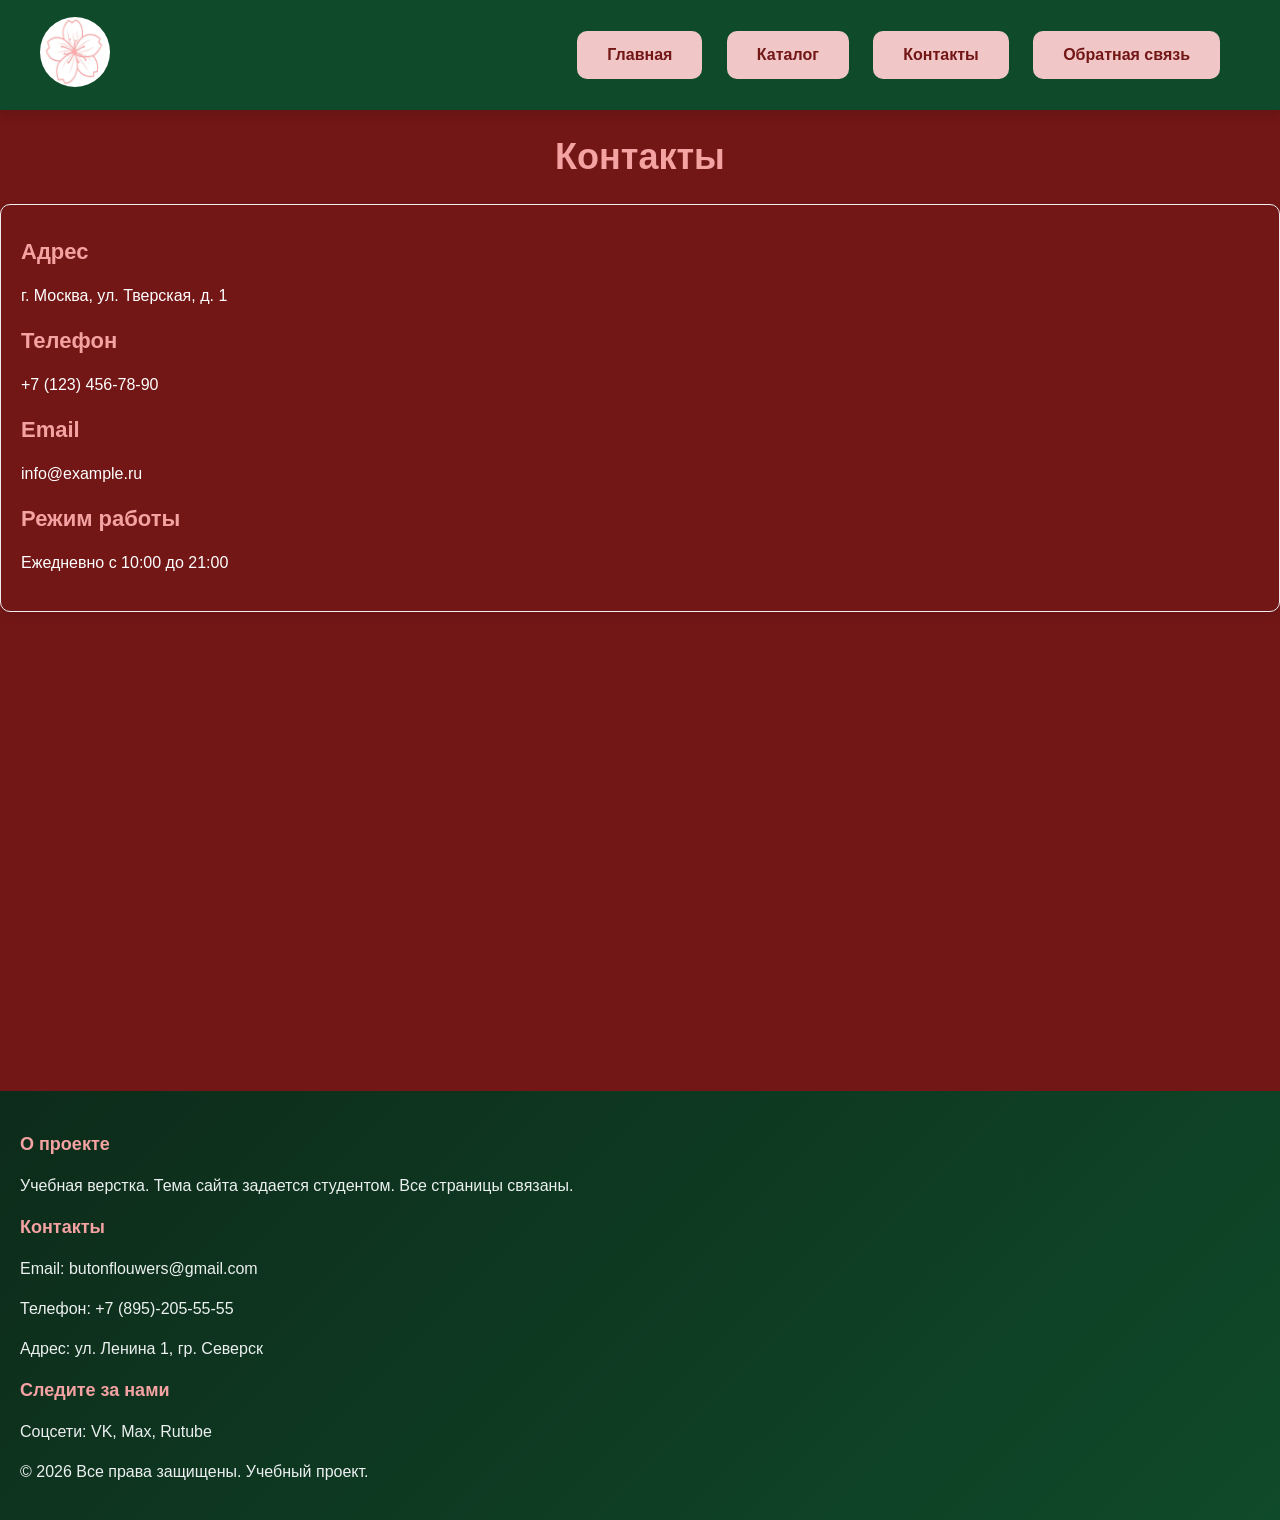
<file: contacts.html>
<!DOCTYPE html>
<html lang="ru">
<head>
    <meta charset="UTF-8">
    <meta name="viewport" content="width=device-width, initial-scale=1.0, viewport-fit=cover">
    <title>Главная страница</title>
    <link rel="stylesheet" href="style.css">
</head>
<body>
    <header>
        <div class="header-inner">
            <a href="index.html">
                <img src="img/лого2.jpg" width="70" height="70" alt="logo">
            </a>
    
            <!-- Кнопка-бургер -->
            <button class="burger-btn" aria-label="Открыть меню" aria-expanded="false">
                <span></span>
                <span></span>
                <span></span>
            </button>
    
            <!-- Навигация в контейнере -->
            <nav class="main-nav">
                <ul class="nav-list">
                    <li><a href="index.html" class="btn">Главная</a></li>
                    <li><a href="catalog.html" class="btn">Каталог</a></li>
                    <li><a href="contacts.html" class="btn">Контакты</a></li>
                    <li><a href="feedback.html" class="btn">Обратная связь</a></li>
                </ul>
            </nav>
        </div>
    </header>

    <main>
        <h1>Контакты</h1>
<div class="contacts-info">
    <div>
        <h3>Адрес</h3>
        <p>г. Москва, ул. Тверская, д. 1</p>
    </div>
    <div>
        <h3>Телефон</h3>
        <p><a class="links" href="tel:+71234567890">+7 (123) 456-78-90</a></p>
    </div>
    <div>
        <h3>Email</h3>
        <p><a class="links" href="mailto:info@example.ru">info@example.ru</a></p>
    </div>
    <div>
        <h3>Режим работы</h3>
        <p>Ежедневно с 10:00 до 21:00</p>
    </div>
</div>
<!-- Карта: iframe -->
<div class="map">
    <iframe id="map_507095183" frameborder="0" width="200px" height="400px" src="https://makemap.2gis.ru/widget?data=[base64]" sandbox="allow-modals allow-forms allow-scripts allow-same-origin allow-popups allow-top-navigation-by-user-activation"></iframe>

</div>





    </main>

    <footer>
        <div>
            <div>
                <h4>О проекте</h4>
                <p>Учебная верстка. Тема сайта задается студентом. Все страницы связаны.</p>
            </div>
            <div>
                <h4>Контакты</h4>
                <p>Email: butonflouwers@gmail.com</p>
                <p>Телефон: +7 (895)-205-55-55</p>
                <p>Адрес: ул. Ленина 1, гр. Северск</p>
            </div>
            <div>
                <h4>Следите за нами</h4>
                <p>Соцсети: VK, Max, Rutube</p>
            </div>
        </div>
        <div>
            <p>&copy; 2026 Все права защищены. Учебный проект.</p>
        </div>
    </footer>
</body>
</html>
</file>
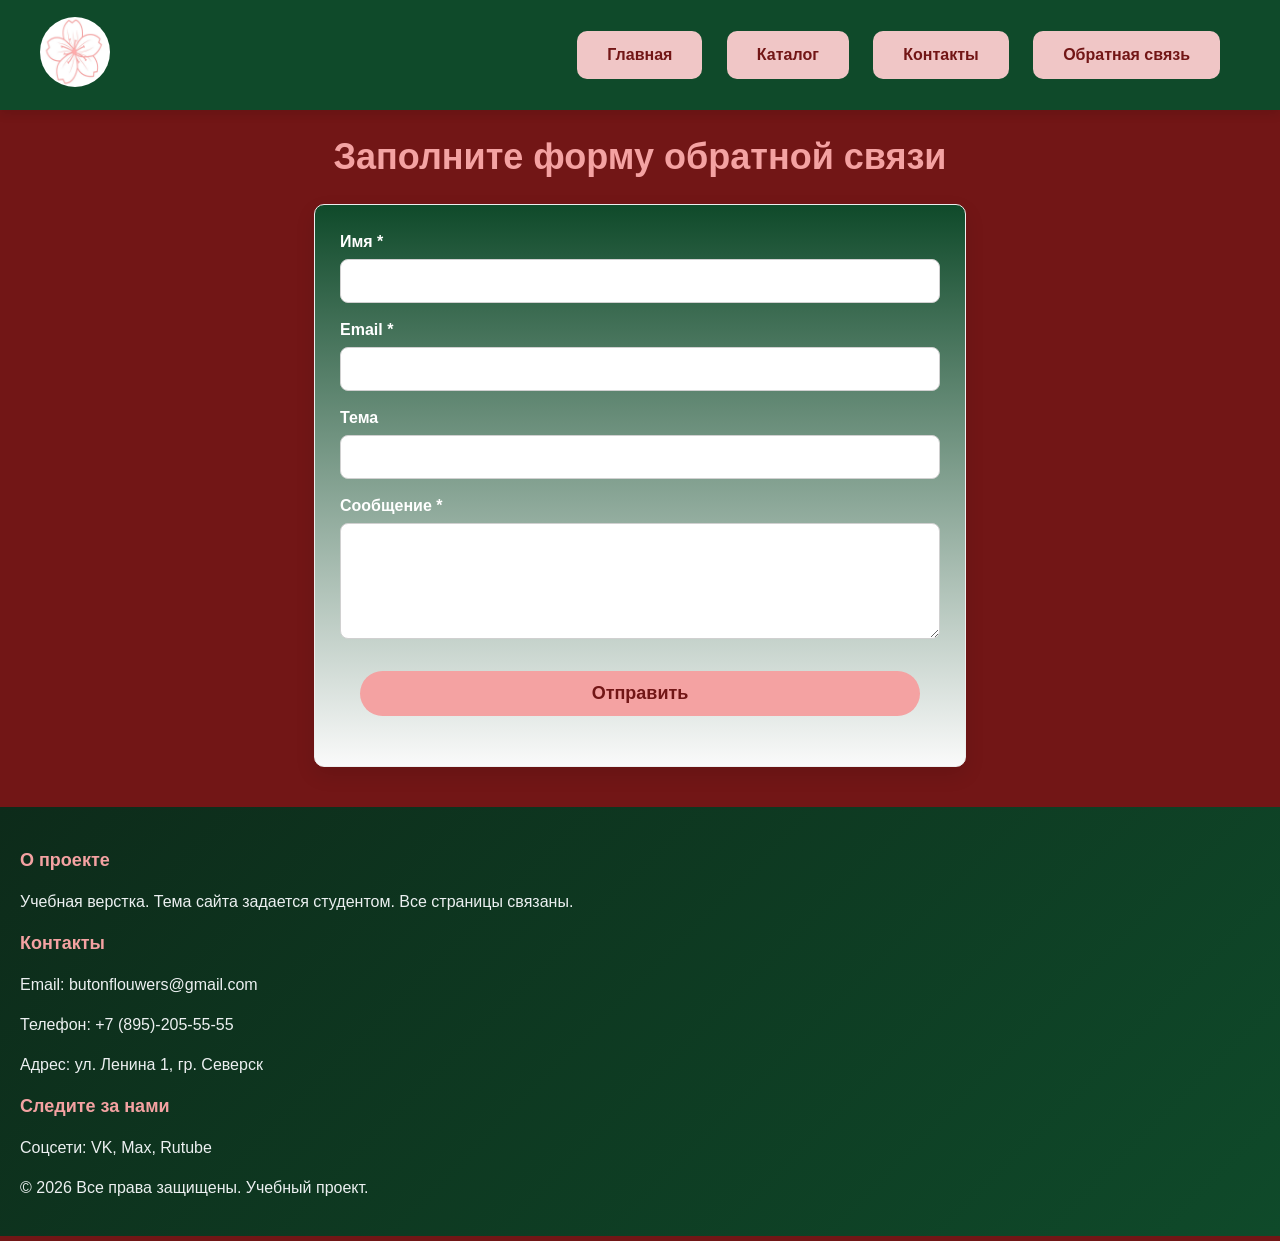
<file: feedback.html>
<!DOCTYPE html>
<html lang="ru">
<head>
    <meta charset="UTF-8">
    <meta name="viewport" content="width=device-width, initial-scale=1.0, viewport-fit=cover">
    <title>Главная страница</title>
    <link rel="stylesheet" href="style.css">
    
</head>
<body>
    <header>
        <div class="header-inner">
            <a href="index.html">
                <img src="img/лого2.jpg" width="70" height="70" alt="logo">
            </a>
    
            <!-- Кнопка-бургер -->
            <button class="burger-btn" aria-label="Открыть меню" aria-expanded="false">
                <span></span>
                <span></span>
                <span></span>
            </button>
    
            <!-- Навигация в контейнере -->
            <nav class="main-nav">
                <ul class="nav-list">
                    <li><a href="index.html" class="btn">Главная</a></li>
                    <li><a href="catalog.html" class="btn">Каталог</a></li>
                    <li><a href="contacts.html" class="btn">Контакты</a></li>
                    <li><a href="feedback.html" class="btn">Обратная связь</a></li>
                </ul>
            </nav>
        </div>
    </header>

    <main>

        <section>
            <div>

                <h1>
                    Заполните форму обратной связи</h1>
                
                
            </div>
        </section> 

        <form action="#" method="post">
    <div>
        <label for="name">Имя *</label>
        <input type="text" id="name" name="name" required>
    </div>
    <div>
        <label for="email">Email *</label>
        <input type="email" id="email" name="email" required>
    </div>
    <div>
        <label for="subject">Тема</label>
        <input type="text" id="subject" name="subject">
    </div>
    <div>
        <label for="message">Сообщение *</label>
        <textarea id="message" name="message" rows="5" required></textarea>
    </div>
    <div class="form-btn">
        <button type="submit">Отправить</button>
    </div>
</form>


    </main>

    <footer>
        <div>
            <div>
                <h4>О проекте</h4>
                <p>Учебная верстка. Тема сайта задается студентом. Все страницы связаны.</p>
            </div>
            <div>
                <h4>Контакты</h4>
                <p>Email: butonflouwers@gmail.com</p>
                <p>Телефон: +7 (895)-205-55-55</p>
                <p>Адрес: ул. Ленина 1, гр. Северск</p>
            </div>
            <div>
                <h4>Следите за нами</h4>
                <p>Соцсети: VK, Max, Rutube</p>
            </div>
        </div>
        <div>
            <p>&copy; 2026 Все права защищены. Учебный проект.</p>
        </div>
    </footer>
</body>
</html>
</file>
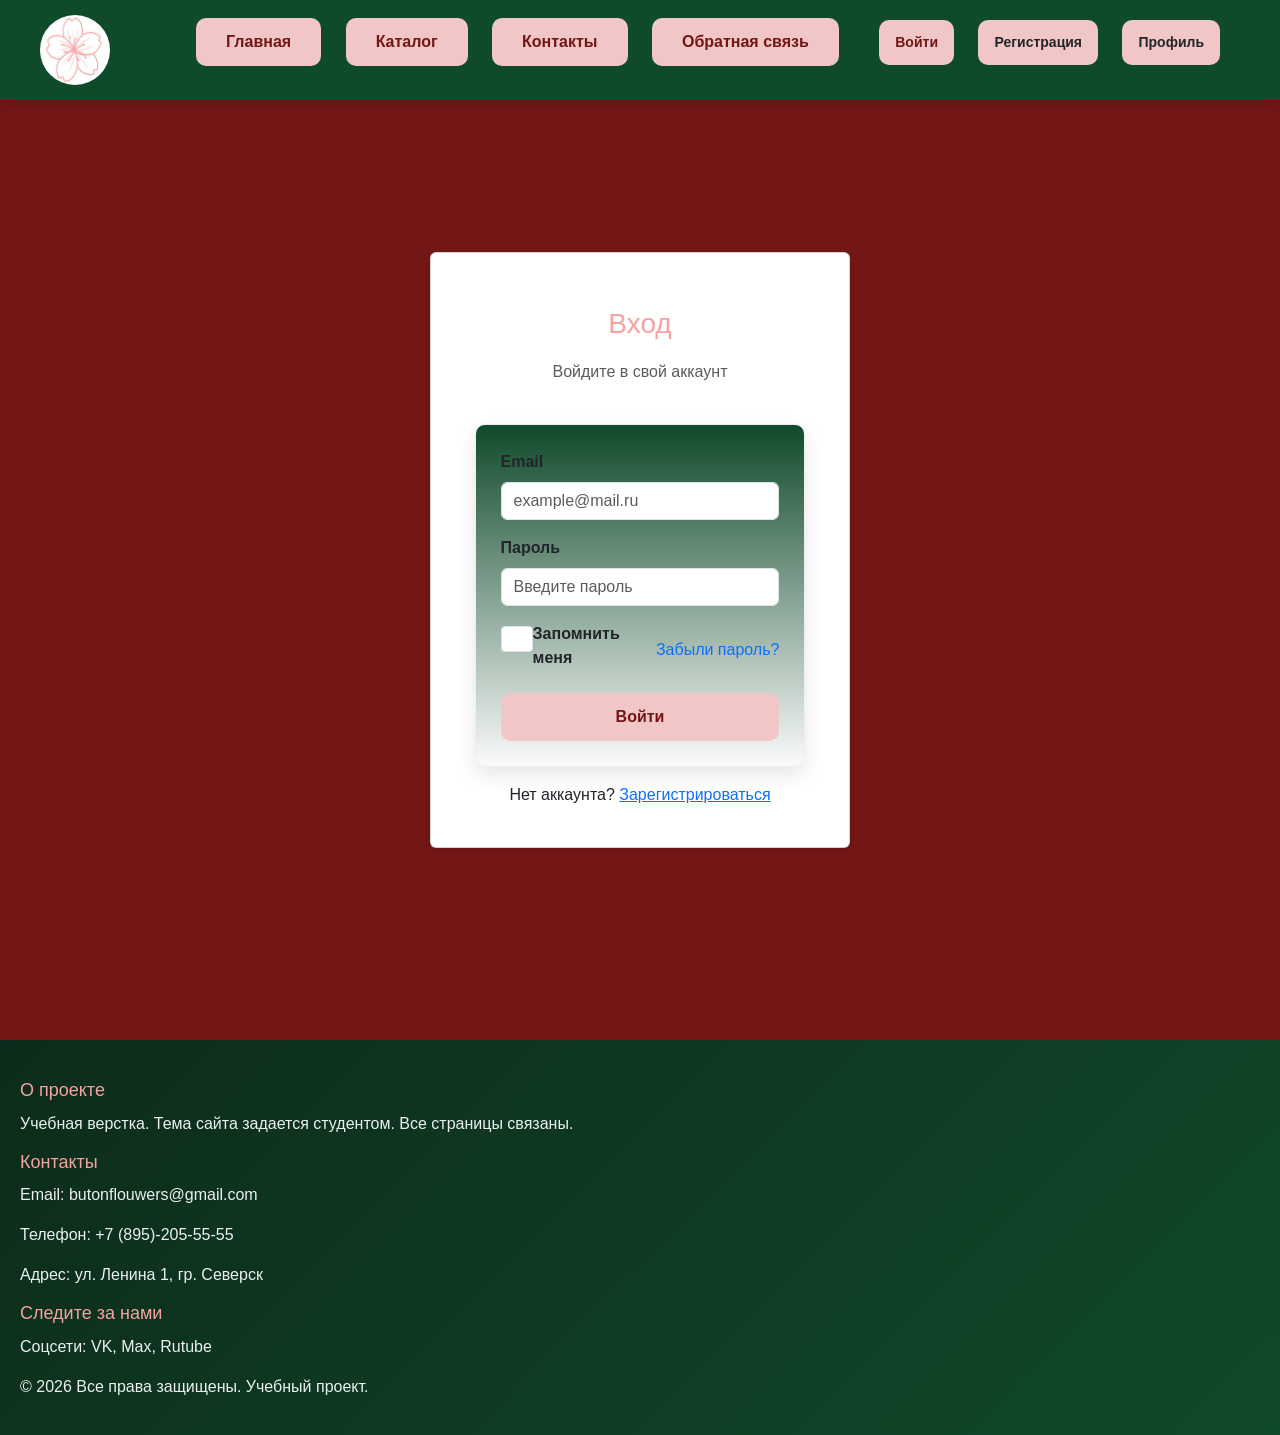
<file: login.html>
<!DOCTYPE html>
<html lang="ru">
<head>
    <meta charset="UTF-8">
    <meta name="viewport" content="width=device-width, initial-scale=1.0">
    <title>Вход</title>
    <link href="https://cdn.jsdelivr.net/npm/bootstrap@5.3.3/dist/css/bootstrap.min.css" rel="stylesheet">
    <link rel="stylesheet" href="style.css">
</head>
<body>

    <header>
        <div class="header-inner">
            <a href="index.html">
                <img src="img/лого2.jpg" width="70" height="70" alt="logo">
            </a>
    
            <!-- Кнопка-бургер -->
            <button class="burger-btn" aria-label="Открыть меню" aria-expanded="false">
                <span></span>
                <span></span>
                <span></span>
            </button>
    
            <!-- Навигация в контейнере -->
            <nav class="main-nav">
                <ul class="nav-list">
                    <li><a href="index.html" class="btn">Главная</a></li>
                    <li><a href="catalog.html" class="btn">Каталог</a></li>
                    <li><a href="contacts.html" class="btn">Контакты</a></li>
                    <li><a href="feedback.html" class="btn">Обратная связь</a></li>
                    <li class="nav-item ms-lg-3 ms-md-2 ms-sm-0">
              <a class="btn btn-outline-light btn-sm px-3" href="login.html">Войти</a>
          </li>
          <li class="nav-item">
              <a class="btn btn-light btn-sm px-3 text-dark" href="signup.html">Регистрация</a>
          </li>
          <li class="nav-item">
            <a class="btn btn-light btn-sm px-3 text-dark" href="profile.html">Профиль</a>
        </li>
                </ul>
            </nav>
    
            
        </div>
        
    </header>
    

    <div class="container d-flex justify-content-center align-items-center min-vh-100">
        <div class="card shadow-sm p-4" style="max-width: 420px; width: 100%;">
            <div class="text-center mb-4">
                <h2>Вход</h2>
                <p class="text-muted">Войдите в свой аккаунт</p>
            </div>

            <form>
                <!-- Поле "Email" -->
                <div class="mb-3">
                    <label for="email" class="form-label">Email</label>
                    <input type="email" class="form-control" id="email" placeholder="example@mail.ru" required>
                </div>

                <!-- Поле "Пароль" -->
                <div class="mb-3">
                    <label for="password" class="form-label">Пароль</label>
                    <input type="password" class="form-control" id="password" placeholder="Введите пароль" required>
                </div>

                <!-- Чекбокс "Запомнить меня" и ссылка "Забыли пароль?" -->
                <div class="d-flex justify-content-between align-items-center mb-3">
                    <div class="form-check">
                        <input type="checkbox" class="form-check-input" id="remember">
                        <label class="form-check-label" for="remember">Запомнить меня</label>
                    </div>
                    <a href="#" class="text-decoration-none">Забыли пароль?</a>
                </div>

                <!-- Кнопка входа -->
                <button type="submit" class="btn btn-primary w-100">Войти</button>
            </form>

            <div class="text-center mt-3">
                <p>Нет аккаунта? <a href="signup.html">Зарегистрироваться</a></p>
            </div>
        </div>
    </div>
    <footer>
        <div>
            <div>
                <h4>О проекте</h4>
                <p>Учебная верстка. Тема сайта задается студентом. Все страницы связаны.</p>
            </div>
            <div>
                <h4>Контакты</h4>
                <p>Email: butonflouwers@gmail.com</p>
                <p>Телефон: +7 (895)-205-55-55</p>
                <p>Адрес: ул. Ленина 1, гр. Северск</p>
            </div>
            <div>
                <h4>Следите за нами</h4>
                <p>Соцсети: VK, Max, Rutube</p>
            </div>
        </div>
        <div>
            <p>&copy; 2026 Все права защищены. Учебный проект.</p>
        </div>
    </footer>

</body>
</html>
</file>
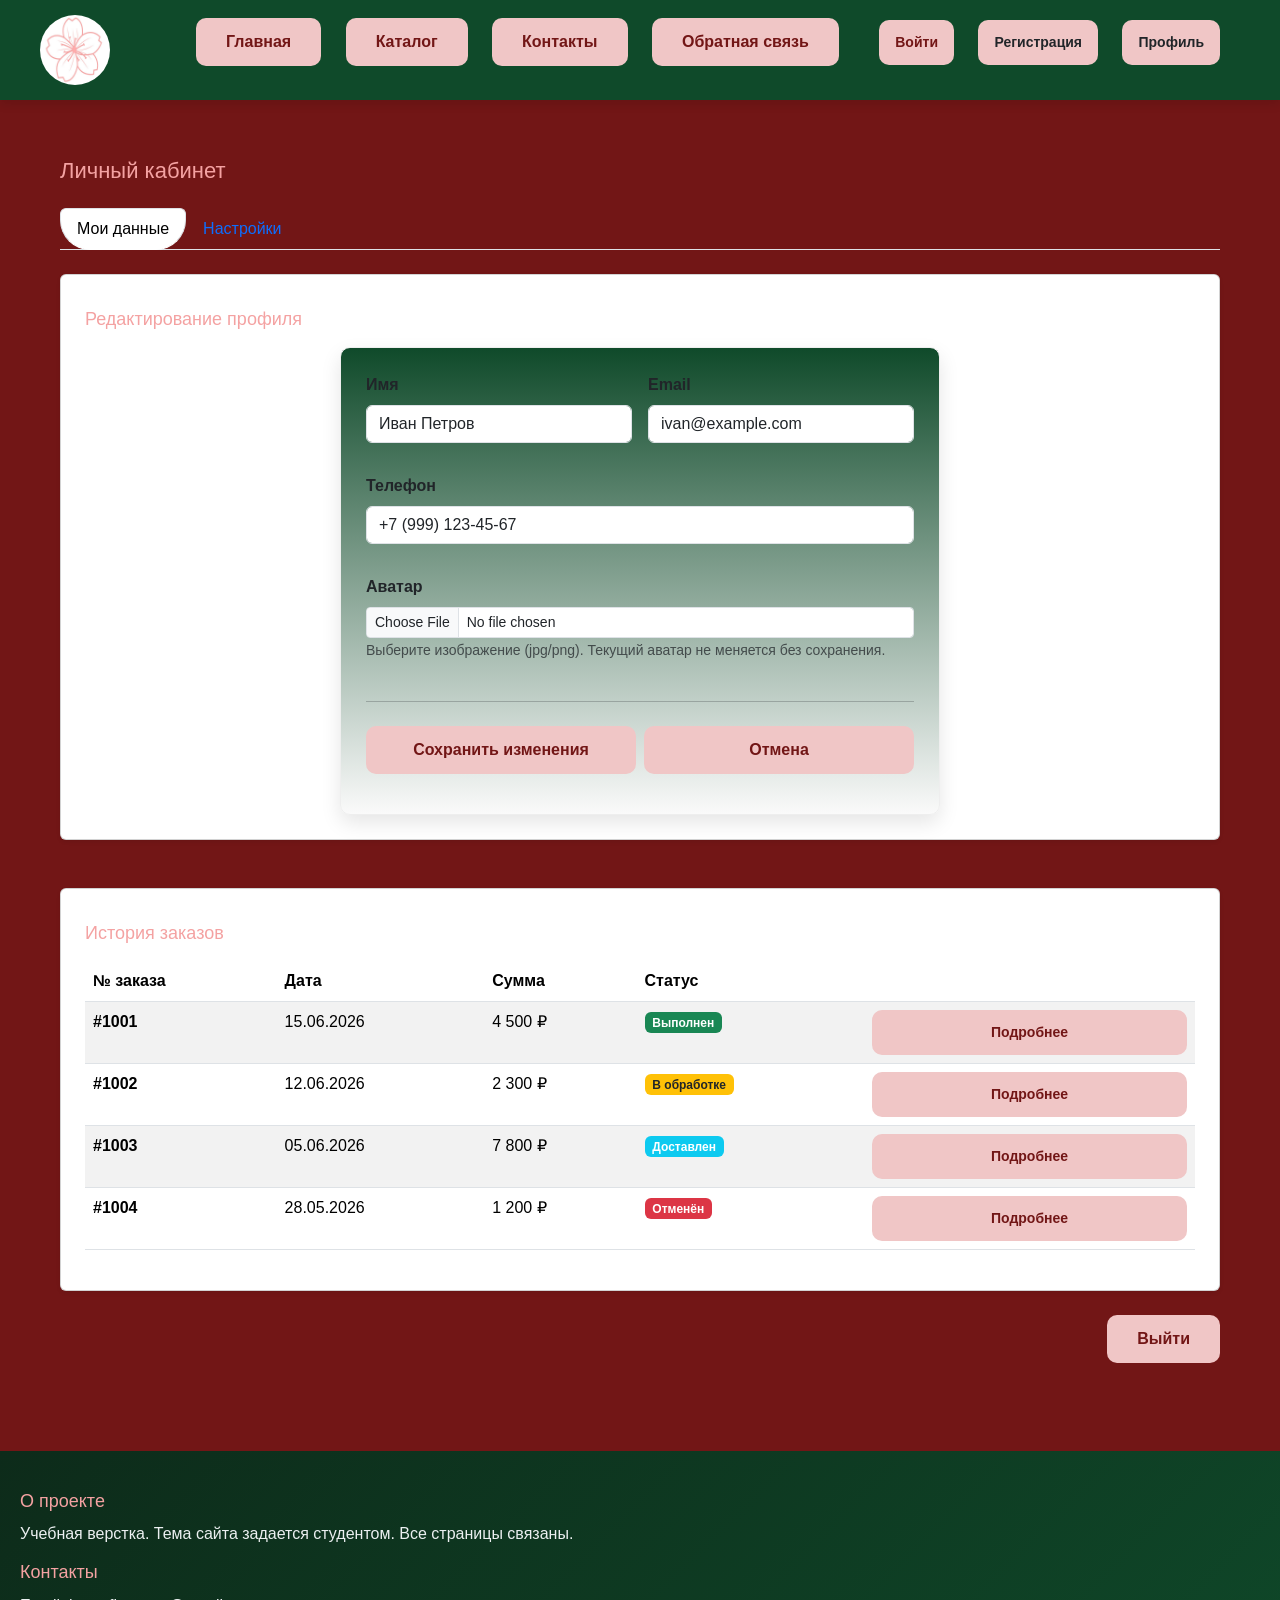
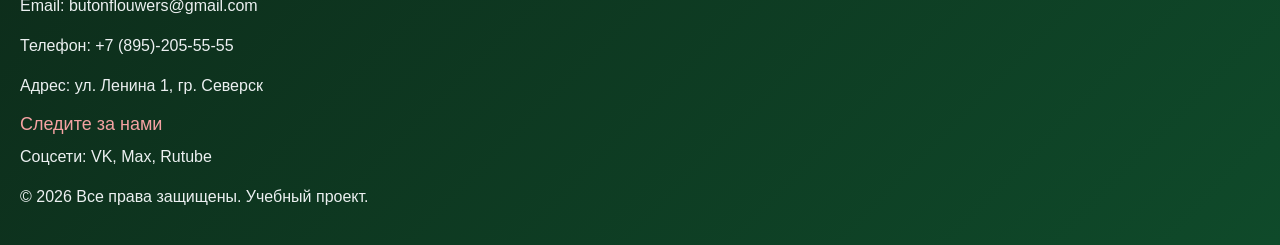
<file: profile.html>
<!DOCTYPE html>
<html lang="ru">
<head>
    <meta charset="UTF-8">
    <meta name="viewport" content="width=device-width, initial-scale=1.0">
    <title>Личный кабинет</title>
    <link href="https://cdn.jsdelivr.net/npm/bootstrap@5.3.3/dist/css/bootstrap.min.css" rel="stylesheet">
    <link rel="stylesheet" href="style.css">
</head>
<body>

    <header>
        <div class="header-inner">
            <a href="index.html">
                <img src="img/лого2.jpg" width="70" height="70" alt="logo">
            </a>
    
            <!-- Кнопка-бургер -->
            <button class="burger-btn" aria-label="Открыть меню" aria-expanded="false">
                <span></span>
                <span></span>
                <span></span>
            </button>
    
            <!-- Навигация в контейнере -->
            <nav class="main-nav">
                <ul class="nav-list">
                    <li><a href="index.html" class="btn">Главная</a></li>
                    <li><a href="catalog.html" class="btn">Каталог</a></li>
                    <li><a href="contacts.html" class="btn">Контакты</a></li>
                    <li><a href="feedback.html" class="btn">Обратная связь</a></li>
                    <li class="nav-item ms-lg-3 ms-md-2 ms-sm-0">
              <a class="btn btn-outline-light btn-sm px-3" href="login.html">Войти</a>
          </li>
          <li class="nav-item">
              <a class="btn btn-light btn-sm px-3 text-dark" href="signup.html">Регистрация</a>
          </li>
          <li class="nav-item">
            <a class="btn btn-light btn-sm px-3 text-dark" href="profile.html">Профиль</a>
        </li>
                </ul>
            </nav>
    
            
        </div>
        
    </header>
    

    <div class="container py-5">
        <h3 class="mb-4">Личный кабинет</h3>

        <!-- Вкладки: Мои данные / Настройки -->
        <ul class="nav nav-tabs mb-4" id="profileTabs" role="tablist">
            <li class="nav-item" role="presentation">
                <button class="nav-link active" id="data-tab" data-bs-toggle="tab" data-bs-target="#data" type="button" role="tab">Мои данные</button>
            </li>
            <li class="nav-item" role="presentation">
                <button class="nav-link" id="settings-tab" data-bs-toggle="tab" data-bs-target="#settings" type="button" role="tab">Настройки</button>
            </li>
        </ul>

        <div class="tab-content" id="profileTabsContent">
            <!-- Вкладка: Мои данные (форма редактирования) -->
            <div class="tab-pane fade show active" id="data" role="tabpanel">
                <div class="card shadow-sm p-4">
                    <h4 class="mb-3">Редактирование профиля</h4>
                    <form>
                        <div class="row g-3">
                            <div class="col-md-6">
                                <label for="editName" class="form-label">Имя</label>
                                <input type="text" class="form-control" id="editName" value="Иван Петров" required>
                            </div>
                            <div class="col-md-6">
                                <label for="editEmail" class="form-label">Email</label>
                                <input type="email" class="form-control" id="editEmail" value="ivan@example.com" required>
                            </div>
                            <div class="col-12">
                                <label for="editPhone" class="form-label">Телефон</label>
                                <input type="tel" class="form-control" id="editPhone" value="+7 (999) 123-45-67">
                            </div>
                            <div class="col-12">
                                <label for="editAvatar" class="form-label">Аватар</label>
                                <input type="file" class="form-control form-control-sm" id="editAvatar" accept="image/*">
                                <small class="text-muted">Выберите изображение (jpg/png). Текущий аватар не меняется без сохранения.</small>
                            </div>
                        </div>

                        <hr class="my-4">

                        <div class="d-flex gap-2">
                            <button type="submit" class="btn btn-primary">Сохранить изменения</button>
                            <button type="button" class="btn btn-outline-secondary">Отмена</button>
                        </div>
                    </form>
                </div>
            </div>

            <!-- Вкладка: Настройки -->
            <div class="tab-pane fade" id="settings" role="tabpanel">
                <div class="card shadow-sm p-4">
                    <h4 class="mb-3">Настройки аккаунта</h4>

                    <!-- Настройка уведомлений -->
                    <div class="mb-4">
                        <h5>Уведомления</h5>
                        <div class="form-check">
                            <input class="form-check-input" type="checkbox" id="notifyEmail" checked>
                            <label class="form-check-label" for="notifyEmail">Email-уведомления</label>
                        </div>
                        <div class="form-check">
                            <input class="form-check-input" type="checkbox" id="notifyPush" checked>
                            <label class="form-check-label" for="notifyPush">Push-уведомления</label>
                        </div>
                    </div>

                    <!-- Смена пароля (только вёрстка) -->
                    <div class="mb-4">
                        <h5>Смена пароля</h5>
                        <form>
                            <div class="mb-2">
                                <label for="currentPassword" class="form-label">Текущий пароль</label>
                                <input type="password" class="form-control" id="currentPassword">
                            </div>
                            <div class="mb-2">
                                <label for="newPassword" class="form-label">Новый пароль</label>
                                <input type="password" class="form-control" id="newPassword">
                            </div>
                            <div class="mb-3">
                                <label for="confirmNewPassword" class="form-label">Подтверждение нового пароля</label>
                                <input type="password" class="form-control" id="confirmNewPassword">
                            </div>
                            <button type="submit" class="btn btn-sm btn-primary">Сменить пароль</button>
                        </form>
                    </div>

                    
                </div>
            </div>
        </div>

         <!-- История заказов (оставляем как была, но в отдельной карточке) -->
         <div class="mt-5">
            <div class="card shadow-sm p-4">
                <h4 class="mb-3">История заказов</h4>
                <div class="table-responsive">
                    <table class="table table-striped table-hover">
                        <thead>
                            <tr>
                                <th>№ заказа</th>
                                <th>Дата</th>
                                <th>Сумма</th>
                                <th>Статус</th>
                                <th></th>
                            </tr>
                        </thead>
                        <tbody>
                            <tr>
                                <td><strong>#1001</strong></td>
                                <td>15.06.2026</td>
                                <td>4 500 ₽</td>
                                <td><span class="badge bg-success">Выполнен</span></td>
                                <td><button class="btn btn-sm btn-outline-primary">Подробнее</button></td>
                            </tr>
                            <tr>
                                <td><strong>#1002</strong></td>
                                <td>12.06.2026</td>
                                <td>2 300 ₽</td>
                                <td><span class="badge bg-warning text-dark">В обработке</span></td>
                                <td><button class="btn btn-sm btn-outline-primary">Подробнее</button></td>
                            </tr>
                            <tr>
                                <td><strong>#1003</strong></td>
                                <td>05.06.2026</td>
                                <td>7 800 ₽</td>
                                <td><span class="badge bg-info">Доставлен</span></td>
                                <td><button class="btn btn-sm btn-outline-primary">Подробнее</button></td>
                            </tr>
                            <tr>
                                <td><strong>#1004</strong></td>
                                <td>28.05.2026</td>
                                <td>1 200 ₽</td>
                                <td><span class="badge bg-danger">Отменён</span></td>
                                <td><button class="btn btn-sm btn-outline-primary">Подробнее</button></td>
                            </tr>
                        </tbody>
                    </table>
                </div>
            </div>
        </div>


        <!-- Кнопка выхода (справа внизу или отдельно) -->
        <div class="text-end mt-4">
            <a href="login.html" class="btn btn-danger">Выйти</a>
        </div>
    </div>
    <footer>
        <div>
            <div>
                <h4>О проекте</h4>
                <p>Учебная верстка. Тема сайта задается студентом. Все страницы связаны.</p>
            </div>
            <div>
                <h4>Контакты</h4>
                <p>Email: butonflouwers@gmail.com</p>
                <p>Телефон: +7 (895)-205-55-55</p>
                <p>Адрес: ул. Ленина 1, гр. Северск</p>
            </div>
            <div>
                <h4>Следите за нами</h4>
                <p>Соцсети: VK, Max, Rutube</p>
            </div>
        </div>
        <div>
            <p>&copy; 2026 Все права защищены. Учебный проект.</p>
        </div>
    </footer>


    <script src="https://cdn.jsdelivr.net/npm/bootstrap@5.3.3/dist/js/bootstrap.bundle.min.js"></script>
</body>
</html>
</file>
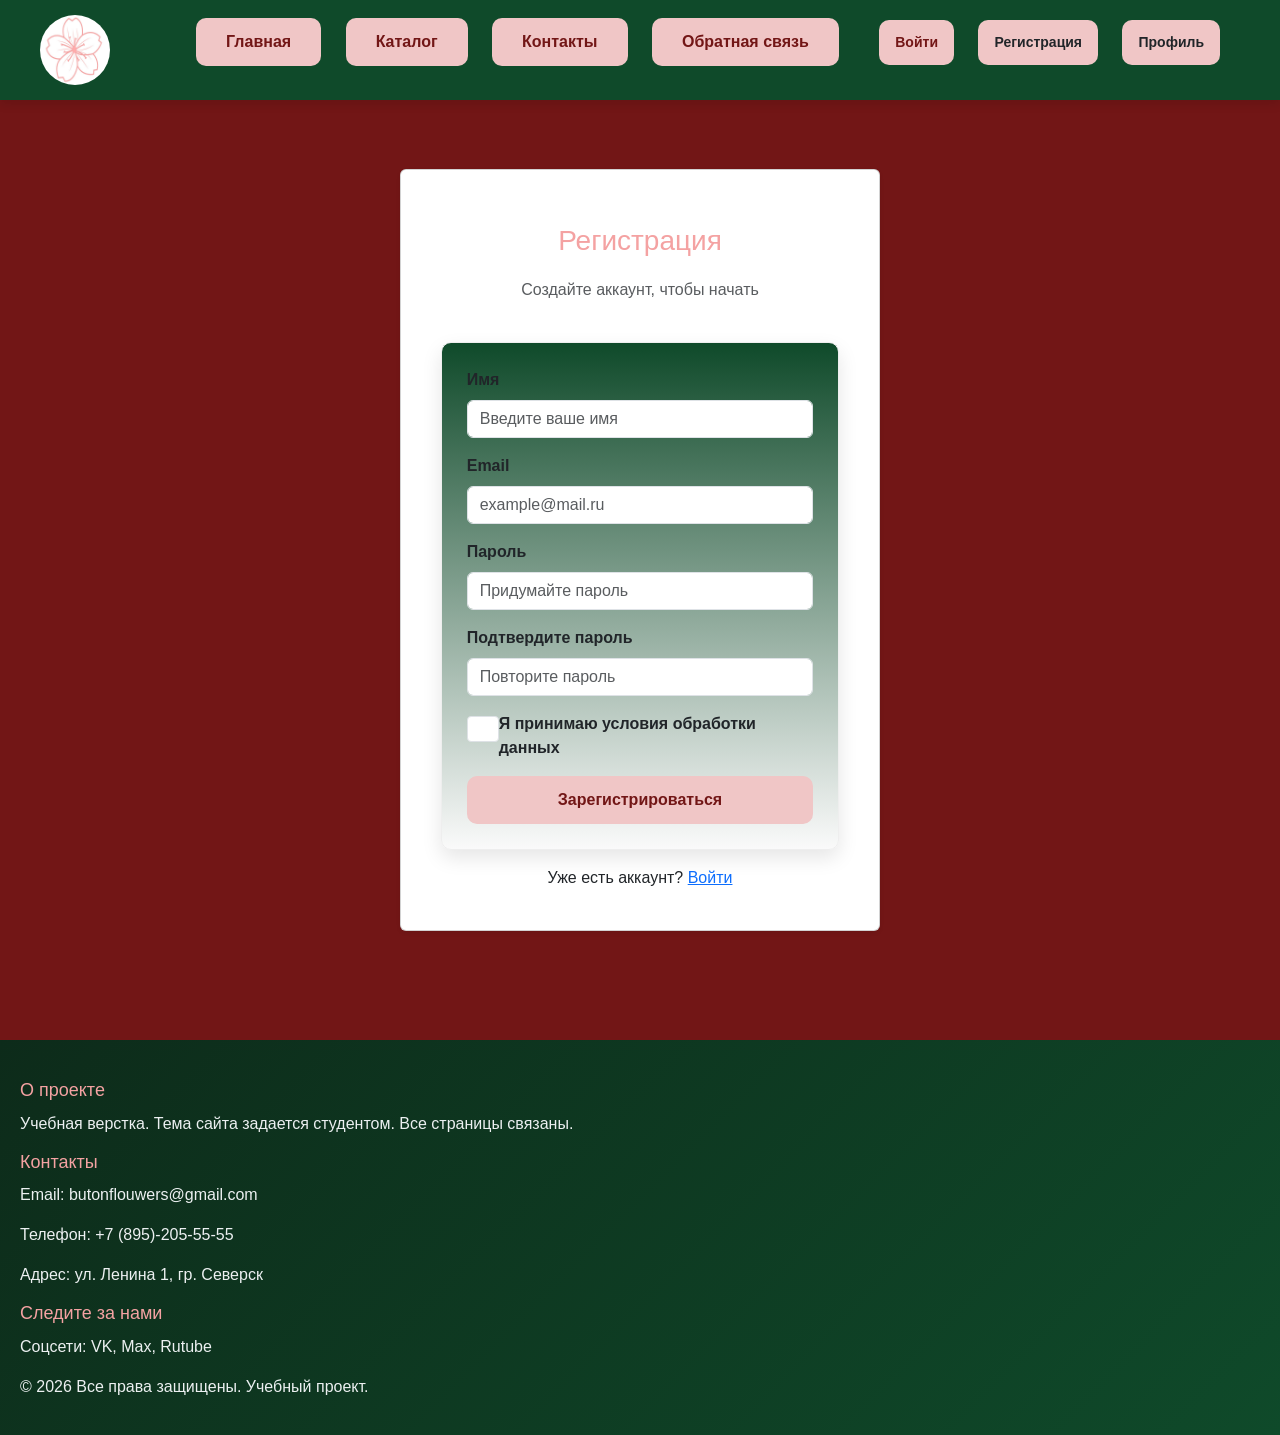
<file: signup.html>
<!DOCTYPE html>
<html lang="ru">
<head>
    <meta charset="UTF-8">
    <meta name="viewport" content="width=device-width, initial-scale=1.0">
    <title>Регистрация</title>
    <link href="https://cdn.jsdelivr.net/npm/bootstrap@5.3.3/dist/css/bootstrap.min.css" rel="stylesheet">
    <!-- Подключаем свой CSS для переопределения стилей (опционально) -->
    <link rel="stylesheet" href="style.css">
</head>
<body>
    <!-- Контент будет здесь -->
    <script src="https://cdn.jsdelivr.net/npm/bootstrap@5.3.3/dist/js/bootstrap.bundle.min.js"></script>

    <header>
        <div class="header-inner">
            <a href="index.html">
                <img src="img/лого2.jpg" width="70" height="70" alt="logo">
            </a>
    
            <!-- Кнопка-бургер -->
            <button class="burger-btn" aria-label="Открыть меню" aria-expanded="false">
                <span></span>
                <span></span>
                <span></span>
            </button>
    
            <!-- Навигация в контейнере -->
            <nav class="main-nav">
                <ul class="nav-list">
                    <li><a href="index.html" class="btn">Главная</a></li>
                    <li><a href="catalog.html" class="btn">Каталог</a></li>
                    <li><a href="contacts.html" class="btn">Контакты</a></li>
                    <li><a href="feedback.html" class="btn">Обратная связь</a></li>
                    <li class="nav-item ms-lg-3 ms-md-2 ms-sm-0">
              <a class="btn btn-outline-light btn-sm px-3" href="login.html">Войти</a>
          </li>
          <li class="nav-item">
              <a class="btn btn-light btn-sm px-3 text-dark" href="signup.html">Регистрация</a>
          </li>
          <li class="nav-item">
            <a class="btn btn-light btn-sm px-3 text-dark" href="profile.html">Профиль</a>
        </li>
                </ul>
            </nav>
    
            
        </div>
        
    </header>
    


    <div class="container d-flex justify-content-center align-items-center min-vh-100">
        <div class="card shadow-sm p-4" style="max-width: 480px; width: 100%;">
            <div class="text-center mb-4">
                <h2>Регистрация</h2>
                <p class="text-muted">Создайте аккаунт, чтобы начать</p>
            </div>
    
            <form>
                <!-- Поле "Имя" -->
                <div class="mb-3">
                    <label for="name" class="form-label">Имя</label>
                    <input type="text" class="form-control" id="name" placeholder="Введите ваше имя" required>
                </div>
    
                <!-- Поле "Email" -->
                <div class="mb-3">
                    <label for="email" class="form-label">Email</label>
                    <input type="email" class="form-control" id="email" placeholder="example@mail.ru" required>
                </div>
    
                <!-- Поле "Пароль" -->
                <div class="mb-3">
                    <label for="password" class="form-label">Пароль</label>
                    <input type="password" class="form-control" id="password" placeholder="Придумайте пароль" required>
                </div>
    
                <!-- Поле "Подтверждение пароля" -->
                <div class="mb-3">
                    <label for="password_confirm" class="form-label">Подтвердите пароль</label>
                    <input type="password" class="form-control" id="password_confirm" placeholder="Повторите пароль" required>
                </div>
    
                <!-- Чекбокс "Согласие" -->
                <div class="mb-3 form-check">
                    <input type="checkbox" class="form-check-input" id="agreement" required>
                    <label class="form-check-label" for="agreement">Я принимаю условия обработки данных</label>
                </div>
    
                <!-- Кнопка отправки -->
                <button type="submit" class="btn btn-primary w-100">Зарегистрироваться</button>
            </form>
    
            <div class="text-center mt-3">
                <p>Уже есть аккаунт? <a href="login.html">Войти</a></p>
            </div>
        </div>
    </div>
    <footer>
        <div>
            <div>
                <h4>О проекте</h4>
                <p>Учебная верстка. Тема сайта задается студентом. Все страницы связаны.</p>
            </div>
            <div>
                <h4>Контакты</h4>
                <p>Email: butonflouwers@gmail.com</p>
                <p>Телефон: +7 (895)-205-55-55</p>
                <p>Адрес: ул. Ленина 1, гр. Северск</p>
            </div>
            <div>
                <h4>Следите за нами</h4>
                <p>Соцсети: VK, Max, Rutube</p>
            </div>
        </div>
        <div>
            <p>&copy; 2026 Все права защищены. Учебный проект.</p>
        </div>
    </footer>

</body>
</html>
</file>
<file: style.css>
body {   
     box-sizing: border-box;
    font-family: Arial, Helvetica, sans-serif;
    font-size: 16px;
    color: #ffffff;           /* белый текст */
    background-color: #721616; /* бордовый фон */
    line-height: 1.5;         /* межстрочный интервал */
    margin: 0;
    padding: 0;
    
    
    
    
}

sec1{
    text-align: center;
}

/* Заголовки */
h1 {
    font-size: 36px;
    color: #F4A2a2;
    text-align: center;
    margin-top: 20px;
    margin-bottom: 20px;
}

h2 {
    font-size: 28px;
    color: #F4A2a2;
    text-align: center;
    margin-top: 30px;
    margin-bottom: 20px;
}

h3 {
    font-size: 22px;
    color: #F4A2a2;
    margin-top: 10px;
    margin-bottom: 10px;
}

h4 {
    font-size: 18px;
    color: #F4A2a2;
    margin-top: 10px;
    margin-bottom: 10px;
}

/* Шапка сайта */
header {
    background-color: #0f4a2a;    /* тёмно-зеленый фон */
    padding: 15px 20px;
    box-shadow: 0 4px 10px rgba(0, 0, 0, 0.1);  /* тень под шапкой */
    position: sticky;
    top: 0;
    z-index: 100;
    

}

header a {
    color: white;
    text-decoration: none;         /* убираем подчёркивание у ссылок */
    font-weight: bold;
    display: inline-block;
  transition: all 0.3s ease;
  
}
header a:hover {
  transform: translateX(8px) scale(1.05); /* Смещение + увеличение на 5 % */
  opacity: 0.9; /* Лёгкое затемнение */
}

/* Логотип */
header > div  > a > img {
    border-radius: 50%;
}
    font-size: 24px;
    
}

/* Список навигации */
nav ul {
    list-style: none;              /* убираем маркеры списка */
    margin: 0;
    padding: 0;
    
}

nav ul li {
    display: inline-block;         /* располагаем пункты меню в строку */
    align-items: center;
    margin-right: 20px;
}

nav ul li a:hover {
    text-decoration: underline;    /* подчёркивание при наведении */
}

/* Кнопка */
.btn, button, .button {
    display: inline-block;
    background-color:  #f0c6c6;     /* розовый фон */
    color: #721616;
    padding: 10px 25px;
    border-radius: 5px;            /* закруглённые углы */
    text-decoration: none;
    font-weight: bold;
    transition: 0.3s;  
    padding: 12px 30px;        /* увеличили отступы */
    border: none;              /* убираем стандартную рамку у кнопок */
    border-radius: 10px;       /* более скруглённые углы */
            /* плавность при наведении */
    transition: all 0.25s ease;
}

.btn:active, button:active, .button:active {
    transform: scale(0.97);   /* эффект нажатия */
}


.btn:hover, button:hover, .button:hover {
    background-color:  #F4A2a2;     /* более темный при наведении */
    cursor: pointer;
}
.product-card {
    background-color: #f9f9f9;
    border: 1px solid #dddddd;
    border-radius: 8px;
    padding: 15px;
    margin-bottom: 20px;
    text-align: center;
}

.feature-card {
    background-color: #f0f4f8;
    padding: 25px 20px;
    border-radius: 12px;
    text-align: center;
    margin-bottom: 20px;
    box-shadow: 0 2px 8px rgba(0, 0, 0, 0.05);
    transition: transform 0.2s, box-shadow 0.2s;
}

.feature-card:hover {
    transform: translateY(-3px);
    box-shadow: 0 6px 16px rgba(0, 0, 0, 0.1);
}


.card-img {
    background-color: #e0e0e0;
    height: 150px;
    border-radius: 5px;
    margin-bottom: 10px;
}

.price {
    font-size: 20px;
    font-weight: bold;
    color: #e67e22;               /* оранжевый цвет цены */
    margin: 10px 0;
}
.feature-card {
    background-color: #f0f4f8;
    padding: 20px;
    border-radius: 10px;
    text-align: center;
    margin-bottom: 20px;
}

.feature-icon {
    font-size: 40px;
    margin-bottom: 10px;
}

.hero-section {
    background-image: url(img/fff.jpg);
    height: 30vh;
    background-repeat: no-repeat;
    background-size: cover;
    display: flex;
    align-items: center;
    text-align: center;
    justify-content: center;
}

 

@media (max-width: 768px) {
    .page-layout {
        grid-template-areas:
            "hero"
            "features"
            "products";
            
        grid-template-columns: 1fr;
    }
}

.hero-section { grid-area: hero; }
.features-section { grid-area: features; }
.popular-section { grid-area: popular; }
.sidebar-section { grid-area: sidebar; }
.gallery-section { grid-area: gallery; }

.features-section {
    margin-top: 40px;
    margin-bottom: 40px;
    transition: opacity 0.5s;
    text-align: center;
}

section:hover {
    opacity: 0.98;
}

.nav-list a.active {
    color: #ffffff;
    border-bottom: 2px solid #ffffff;
    padding-bottom: 5px;
}


.hero {
    background: linear-gradient(135deg, rgba(0,0,0,0.6) 0%, rgba(0,0,0,0.3) 100%), url('https://via.placeholder.com/1920x600?text=Hero+Background');
    background-size: cover;
    background-position: center;
    padding: 80px 0;
    text-align: center;
    color: white;
}

.hero h1, .hero p {
    color: white;
}

.hero .btn {
    background-color: #e67e22;
}

.hero .btn:hover {
    background-color: #d35400;
}


/* Подвал */
footer {
    background: linear-gradient(135deg, #0d2b1a 0%, #0f4a2a 100%);
    color: #ecf0f1;
    padding: 30px 20px 20px;
    margin-top: 40px;
}

footer a {
    color: #ecf0f1;
    text-decoration: none;
    transition: color 0.2s;
}

footer a:hover {
    text-decoration: underline;
    color: #ffffff;
    text-decoration: underline;

}

footer a:active {
    color: #e67e22;
}

.footer-col {
    margin-bottom: 20px;
}

.footer-col h4 {
    margin-bottom: 15px;
    font-size: 18px;
}


.copyright {
    text-align: center;
    margin-top: 20px;
    font-size: 14px;
}

/* Контакты */
.contacts-info {
    background-color:#721616;
    padding: 20px;
    border-radius: 10px;
    margin-bottom: 30px;
        box-shadow: 0 4px 12px rgba(0, 0, 0, 0.08);
    border: 1px solid #eeeeee;

}

.contacts-info div {
    margin-bottom: 15px;
}

.map iframe {
    width: 100%;
    border: 1px solid #721616;
    border-radius: 8px;
}

/* Форма обратной связи */
form {
    background: linear-gradient(to bottom, #0f4a2a, #fafafa);
    padding: 25px;
    border-radius: 10px;
    max-width: 600px;
    margin: 0 auto;
    box-shadow: 0 8px 20px rgba(0, 0, 0, 0.1);
    border: 1px solid #eeeeee;

}

.form-btn{
   
  color: #721616;
  border: none;
  padding: 10px 20px;
  border-radius: 6px;
  cursor: pointer;
  font-size: 1rem;
  

}

form div {
    margin-bottom: 15px;
}

label {
    display: block;
    font-weight: bold;
    margin-bottom: 5px;
}

input, textarea, select {
    width: 100%;
    padding: 10px;
    border: 1px solid #721616;
  
    border-radius: 5px;
    font-size: 16px;
    box-sizing: border-box;
}

input:focus, textarea:focus, select:focus {
    outline: none;
    border-color:#F4A2a2;
    box-shadow: 0 0 0 3px rgba(230, 126, 34, 0.2);
    background-color: #fffef7;

}

.products {
  padding: 40px 20px;
  text-align: center;
}

.products h2 {
  font-size: 2rem;
  margin-bottom: 30px;
  color: #ffffff;
}

/* Сетка карточек */
.product-grid {
  display: grid;
  grid-template-columns: repeat(auto-fit, minmax(280px, 1fr));
  gap: 30px;
  max-width: 1200px;
  margin: 0 auto;
}

.product-details {
    display: grid;
    grid-template-columns: 1fr auto;
    align-items: center;
    margin: 10px 0;
}

.product-details .price {
    margin: 0;
    text-align: right;
}


/* Карточка товара */
.product-card {
 
  border-radius: 12px;
  padding: 20px;
  box-shadow: 0 4px 15px rgba(0, 0, 0, 0.1);
  transition: transform 0.3s ease, box-shadow 0.3s ease;
  text-align: center;
  background: linear-gradient(to bottom, #0f4a2a, #659e7f, #fafafa, #fafafa);
  box-shadow: 0 10px 25px rgba(0, 0, 0, 0.15);
}

.cards-grid {
    display: grid;
    grid-template-columns: repeat(auto-fit, minmax(280px, 1fr));
    gap: 30px;
}




.product-card:hover {
  transform: translateY(-5px);
  box-shadow: 0 8px 25px rgba(240, 236, 236, 0.15);
}

/* Изображение товара */
.product-image {
  width: 100%;
  height: 200px;
  object-fit: cover;
  border-radius: 8px;
  margin-bottom: 15px;
}

/* Заголовок карточки */
.product-title {
  font-size: 1.2rem;
  margin: 10px 0;
  color: #333;
}

/* Описание товара */
.product-description {
  color: #666;
  line-height: 1.4;
  margin-bottom: 15px;
  font-size: 0.9rem;
}

/* Цена */
.product-price {
  font-size: 1.3rem;
  font-weight: bold;
  color: #721616;
  margin-bottom: 20px;
}

/* Кнопка */
.product-button {
  background: #F4A2a2;
  color: #721616;
  border: none;
  padding: 10px 20px;
  border-radius: 6px;
  cursor: pointer;
  font-size: 1rem;
  transition: background 0.3s ease;
}

.product-button:hover {
  background: #c47474;
}

.container {
    max-width: 1200px;
    margin: 0 auto;   /* центрирование блока */
    padding: 0 20px;  /* внутренние отступы по бокам */
}
input, textarea, select {
    width: 100%;
    padding: 12px 15px;
    border: 1px solid #d0d0d0;
    border-radius: 8px;
    font-size: 16px;
    transition: border-color 0.3s, box-shadow 0.3s;
}

input:focus, textarea:focus, select:focus {
    outline: none;
    border-color: #3498db;
    box-shadow: 0 0 0 3px rgba(52, 152, 219, 0.2);  /* свечение вокруг поля */
}
/* Первый пункт меню */
nav ul li:first-child a {
    font-weight: bold;
}

/* Последний пункт меню */
nav ul li:last-child a {
    color: #721616;
}

/* Для каждого второго пункта (чётного) */
nav ul li:nth-child(even) a:hover {
    color: #ffffff;
}

.links{
text-decoration: none;
color:#ffffff ;
}




.reviews-container {
    max-width: 800px;
    margin: 40px auto;
    padding: 20px;
  }
  
  .review h2 {
    text-align: center;
    margin-bottom: 30px;
    color: #ffffff;
  }
  
  .review-form {
    background: linear-gradient(to bottom, #0f4a2a, #659e7f, #fafafa, #fafafa);;
    padding: 30px;
    border-radius: 12px;
    box-shadow: 0 4px 15px rgba(0, 0, 0, 0.1);
  }
  
  .form-grid {
    display: grid;
    grid-template-columns: 1fr 2fr 1fr;
    grid-template-rows: auto auto;
    grid-template-areas:
      "photo text rating"
      "photo text submit";
    gap: 25px;
    align-items: start;
  }
  
  /* Область фото клиента */
  .review-photo {
    grid-area: photo;
    display: flex;
    flex-direction: column;
    align-items: center;
    justify-content: flex-start;
  }
  
  .photo-label {
    display: flex;
    flex-direction: column;
    align-items: center;
    cursor: pointer;
    gap: 10px;
  }
  
  #preview {
    width: 100px;
    height: 100px;
    border-radius: 20%;
    object-fit: cover;
    border: 3px solid #0f4a2a;
  }
  
  .photo-label span {
    font-size: 14px;
    color: #000000;
    text-align: center;
  }
  
  /* Область текста отзыва */
  .review-text {
    grid-area: text;
  }
  
  .review-text textarea {
    width: 100%;
    height: 150px;
    padding: 15px;
    border: 2px solid #000000;
    border-radius: 8px;
    font-family: inherit;
    font-size: 16px;
    resize: vertical;
    transition: border-color 0.3s;
  }
  
  .review-text textarea:focus {
    outline: none;
    border-color: #000000;
  }
  
  /* Область оценки звёздами */
  .review-rating {
    grid-area: rating;
    display: flex;
    flex-direction: column;
    gap: 10px;
  }
  
  .review-rating p {
    margin: 0;
    font-weight: bold;
    color: #000000;
  }
  
  .stars {
    display: flex;
    direction: rtl; /* Для корректного отображения звёзд */
  }
  
  .stars input[type="radio"] {
    display: none;
  }
  
  .stars label {
    font-size: 32px;
    color: #ddd;
    cursor: pointer;
    transition: color 0.2s;
    user-select: none;
  }
  
  .stars input:checked ~ label,
  .stars label:hover,
  .stars label:hover ~ label {
    color: #F4A2a2; /* Розовый цвет для активных звёзд */
  }
  
  /* Кнопка отправки */
  .submit-button {
    grid-area: submit;
    display: flex;
    justify-content: center;
    align-items: center;
  }
  
  .submit-button button {
    background: #F4A2a2;
    color: #721616;
    border: none;
    padding: 12px 30px;
    font-size: 16px;
    border-radius: 6px;
    cursor: pointer;
    transition: background 0.3s;
  }
  
  .submit-button button:hover {
    background: #b37070;
  }
  


  /* ===== АДАПТИВНОСТЬ ===== */

/* --- Стили для Бургер-кнопки --- */
.burger-btn {
    display: none; /* Скрыта по умолчанию */
    flex-direction: column;
    justify-content: space-between;
    width: 30px;
    height: 21px;
    background: transparent;
    border: none;
    cursor: pointer;
    z-index: 101; /* Выше меню */
    padding: 0;
}

.burger-btn span {
    display: block;
    width: 100%;
    height: 3px;
    background-color: white;
    border-radius: 2px;
    transition: all 0.3s ease;
}

/* Анимация бургер-кнопки при открытии (опционально) */
.burger-btn.active span:nth-child(1) { transform: translateY(9px) rotate(45deg); }
.burger-btn.active span:nth-child(2) { opacity: 0; }
.burger-btn.active span:nth-child(3) { transform: translateY(-9px) rotate(-45deg); }

/* Контейнер для шапки, чтобы выровнять элементы */
.header-inner {
    display: flex;
    align-items: center;
    justify-content: space-between; /* Лого слева, бургер и меню справа */
    padding: 0 20px;
}

/* Стили для бургера */
.burger-btn {
    display: none; /* Скрыт на десктопе */
    flex-direction: column;
    justify-content: space-between;
    width: 30px;
    height: 21px;
    background: transparent;
    border: none;
    cursor: pointer;
    z-index: 101;
    padding: 0;
}

.burger-btn span {
    display: block;
    width: 100%;
    height: 3px;
    background-color: white;
    border-radius: 2px;
    transition: all 0.3s ease;
}

/* Анимация бургера при открытии */
.burger-btn.active span:nth-child(1) {
    transform: translateY(9px) rotate(45deg);
}
.burger-btn.active span:nth-child(2) {
    opacity: 0;
}
.burger-btn.active span:nth-child(3) {
    transform: translateY(-9px) rotate(-45deg);
}

.slider-container {
    text-align: center;
    background: linear-gradient(to bottom,  #ffffff, #0f4a2a);;
    padding: 30px;
    border-radius: 10px;
    box-shadow: 0 8px 30px rgba(0,0,0,0.1);
    max-width: 700px;
    width: 100%;
    max-width: 600px;           /* ограничь ширину, чтобы слайдер не растягивался на весь экран */
    margin: 40px auto;         /* auto по бокам центрирует, 40px сверху/снизу — отступы до других блоков */
    padding: 0 20px;           /* внутренние отступы, если нужно, чтобы кнопки не прилипали к краям */
    box-sizing: border-box;    /* чтобы padding не увеличивал общую ширину */
}

.slider {
    display: flex;
    align-items: center;
    gap: 15px;
    justify-content: center;
}

.slider-image-wrapper {
    flex: 1;
    overflow: hidden;
    border-radius: 12px;
}

.slider-image-wrapper img {
    width: 100%;
    height: 300px;
    object-fit: cover;
    display: block;
    transition: opacity 0.3s;
}

.slider-btn {
    background: #F4A2a2;
    color: white;
    border: none;
    width: 50px;
    height: 50px;
    border-radius: 50%;
    font-size: 24px;
    cursor: pointer;
    transition: background 0.2s;
}

.slider-btn:hover {
    background: #f18d8d;
}

.image-counter {
    margin-top: 15px;
    font-size: 18px;
    color: #b69696;
}
.calculator-container {
    background:linear-gradient(to bottom,  #ffffff, #0f4a2a);;
    padding: 30px;
    border-radius: 16px;
    box-shadow: 0 8px 30px rgba(0,0,0,0.1);
    max-width: 420px;
    width: 100%;
    text-align: center;
    max-width: 600px;           /* ограничь ширину, чтобы слайдер не растягивался на весь экран */
    margin: 40px auto;         /* auto по бокам центрирует, 40px сверху/снизу — отступы до других блоков */
    padding: 0 20px;           /* внутренние отступы, если нужно, чтобы кнопки не прилипали к краям */
    box-sizing: border-box; 
}

.input-group {
    margin-bottom: 20px;
    text-align: left;
}

.input-group label {
    display: block;
    font-weight: bold;
    margin-bottom: 5px;
    color: #333;
}

.input-group input {
    width: 100%;
    padding: 10px 15px;
    border: 2px solid #e0e0e0;
    border-radius: 8px;
    font-size: 16px;
    transition: border-color 0.2s;
}

.input-group input:focus {
    outline: none;
    border-color: #3498db;
}

button {
    background: #F4A2a2;
    color: #721616;
    border: none;
    padding: 12px 30px;
    border-radius: 30px;
    font-size: 18px;
    font-weight: bold;
    cursor: pointer;
    transition: background 0.2s;
    width: 100%;
}

button:hover {
    background: #f58080;
}

.result {
    margin-top: 20px;
    padding: 15px;
    background: #0f4a2a;
    border-radius: 8px;
}

.result p {
    margin: 8px 0;
    font-size: 18px;
}

#finalPrice {
    font-weight: bold;
    font-size: 24px;
    color: #e62222;
}

#discountAmount {
    font-weight: bold;
    color: #06eb65;
}

.card-grid {
    display: grid;
    grid-template-columns: repeat(auto-fit, minmax(280px, 1fr));
    gap: 30px;
    max-width: 1200px;
    margin: 0 auto;
    max-width: 1200px;
    margin: 0 auto;
    padding: 20px;
}

/* Контейнер карточки */
.flip-card {
    background-color: transparent;
    height: 380px;
    perspective: 1000px;  /* Создаёт 3D-эффект */
    cursor: pointer;
    animation: fadeInUp 0.6s ease forwards;
    opacity: 0;
}

@keyframes fadeInUp {
    from {
        opacity: 0;
        transform: translateY(30px);
    }
    to {
        opacity: 1;
        transform: translateY(0);
    }
}

/* Внутренний блок, который вращается */
.flip-card-inner {
    position: relative;
    width: 85%;
    height: 85%;
    transition: transform 0.6s;
    transform-style: preserve-3d;
}

/* Переворот при наведении (CSS-версия) */
.flip-card:hover .flip-card-inner {
    transform: rotateY(180deg);
}

/* Если используется класс flipped (для клика) */
.flip-card.flipped .flip-card-inner {
    transform: rotateY(180deg);
}

/* Передняя и задняя стороны карточки */
.flip-card-front,
.flip-card-back {
    position: absolute;
    width: 100%;
    height: 100%;
    backface-visibility: hidden;  /* Скрываем обратную сторону */
    border-radius: 16px;
    box-shadow: 0 8px 25px rgba(0,0,0,0.1);
    display: flex;
    flex-direction: column;
    align-items: center;
    justify-content: center;
    padding: 30px;
}

.flip-card-front {
    background: linear-gradient(to bottom, #0f4a2a, #659e7f, #fafafa, #fafafa);;;
}

.flip-card-back {
    background: #0f4a2a;
    color: white;
    transform: rotateY(180deg);
}

.flip-card-icon {
    font-size: 64px;
    margin-bottom: 15px;
}

.flip-card-front h3 {
    font-size: 24px;
    color: #000000;
}

.flip-card-front p {
    color: #000000;
    font-size: 14px;
    margin-top: 8px;
}

.flip-card-back h3 {
    font-size: 22px;
    margin-bottom: 10px;
}

.flip-card-back p {
    font-size: 15px;
    color: #ffffff;
    margin: 5px 0;
}

.flip-card-btn {
    display: inline-block;
    background: #F4A2a2;
    color: white;
    padding: 10px 25px;
    border-radius: 30px;
    text-decoration: none;
    margin-top: 15px;
    transition: background 0.2s;
}

.flip-card-btn:hover {
    background: #b37070;
}

/* Мобильное меню */
@media (max-width: 768px) {
    .burger-btn {
        display: flex; /* Показываем бургер на мобильных */
    }

    .main-nav {
        position: absolute;
        top: 100%; /* Сразу под шапкой */
        left: 0;
        width: 100%;
        background-color: #0f4a2a;
        padding-top: 15px;
        padding-bottom: 15px;
        box-shadow: 0 10px 10px rgba(0, 0, 0, 0.2);
        max-height: 0; /* Скрыто по умолчанию */
        overflow: hidden;
        transition: max-height 0.4s ease-out;
    }

    .main-nav.open {
        max-height: 400px; /* Высота, достаточная для пунктов меню */
    }

    .nav-list {
        display: flex;
        flex-direction: column;
        align-items: center;
        margin: 0;
        padding: 0;
    }

    .nav-list li {
        margin: 15px 0;
        display: block;
        text-align: center;
    }

    .nav-list a {
        font-size: 18px;
        border-bottom: none;
        padding: 5px 10px;
    }
}
/* =========================================
   АДАПТИВНОСТЬ (MEDIA QUERIES)
   ========================================= */

/* Планшеты и небольшие ноутбуки (≤ 1024px) */
@media (max-width: 1024px) {
    .hero {
        padding: 60px 0; /* Чуть меньше отступы в шапке */
    }
    
    .product-grid, .cards-grid {
        grid-template-columns: repeat(auto-fit, minmax(250px, 1fr)); /* Карточки чуть уже */
    }
}

/* Телефоны (≤ 768px) - Основная логика бургер-меню */
@media (max-width: 768px) {
    /* Показываем бургер */
    .burger-btn {
        display: flex;
    }

    /* Скрываем обычное горизонтальное меню */
    nav.main-nav {
        position: absolute;
        top: 100%; /* Сразу под шапкой */
        left: 0;
        width: 100%;
        background-color: #0f4a2a; /* Цвет фона как у шапки */
        padding-top: 15px;
        padding-bottom: 15px;
        box-shadow: 0 10px 10px rgba(0,0,0,0.2);
        
        /* Скрываем меню по умолчанию */
        max-height: 0; 
        overflow: hidden;
        transition: max-height 0.4s ease-out;
    }

    /* Класс для открытого меню (добавляется через JS) */
    nav.main-nav.open {
        max-height: 400px; /* Достаточно места для 4-5 пунктов */
    }

    /* Список внутри мобильного меню */
    nav ul.nav-list {
        flex-direction: column;
        align-items: center;
    }

    nav ul.nav-list li {
        margin: 15px 0;
        display: block; /* Не inline-block */
        text-align: center;
    }

    nav ul.nav-list li a {
        font-size: 18px; /* Крупнее шрифт для пальца */
        border-bottom: none;
        padding: 5px 10px;
    }

    /* Отступы у контента, чтобы не наезжал на меню */
    body {
        padding-top: 80px; 
    }
    
    /* Корректировка форм и сеток */
    form {
        max-width: 90%;
        margin-left: auto;
        margin-right: auto;
    }
    
    .form-grid {
        grid-template-columns: 1fr; /* На мобильном форма в одну колонку */
        grid-template-areas: "photo" "text" "rating" "submit";
    }
}

/* Очень маленькие телефоны (≤ 480px) */
@media (max-width: 480px) {
    h1 { font-size: 28px; }
    h2 { font-size: 22px; }
    
    .btn, .product-button, .submit-button button {
        width: 100%; /* Кнопки на всю ширину */
        box-sizing: border-box;
    }

    .product-card {
        padding: 15px; /* Меньше отступы внутри карточки */
    }
    
    .review-text textarea {
        height: 120px; /* Чуть меньше поле ввода */
    }
}
</file>
